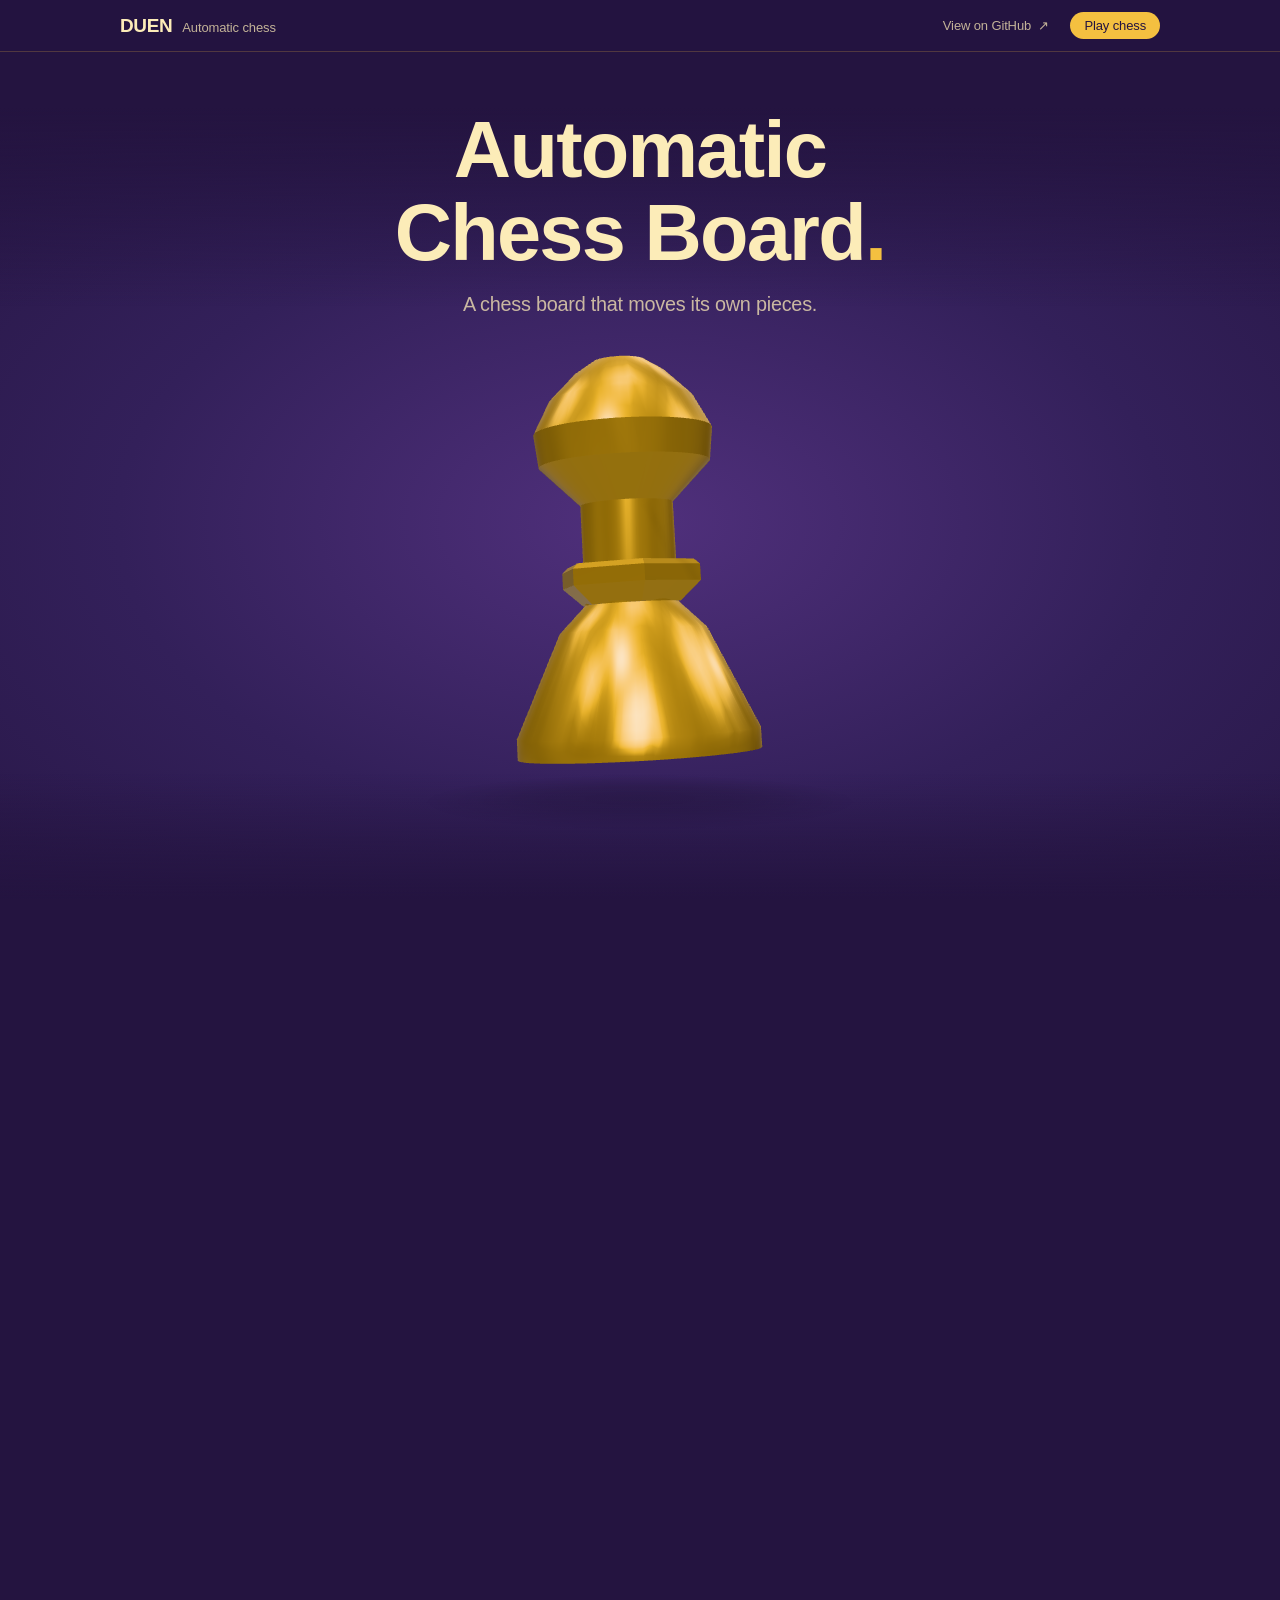
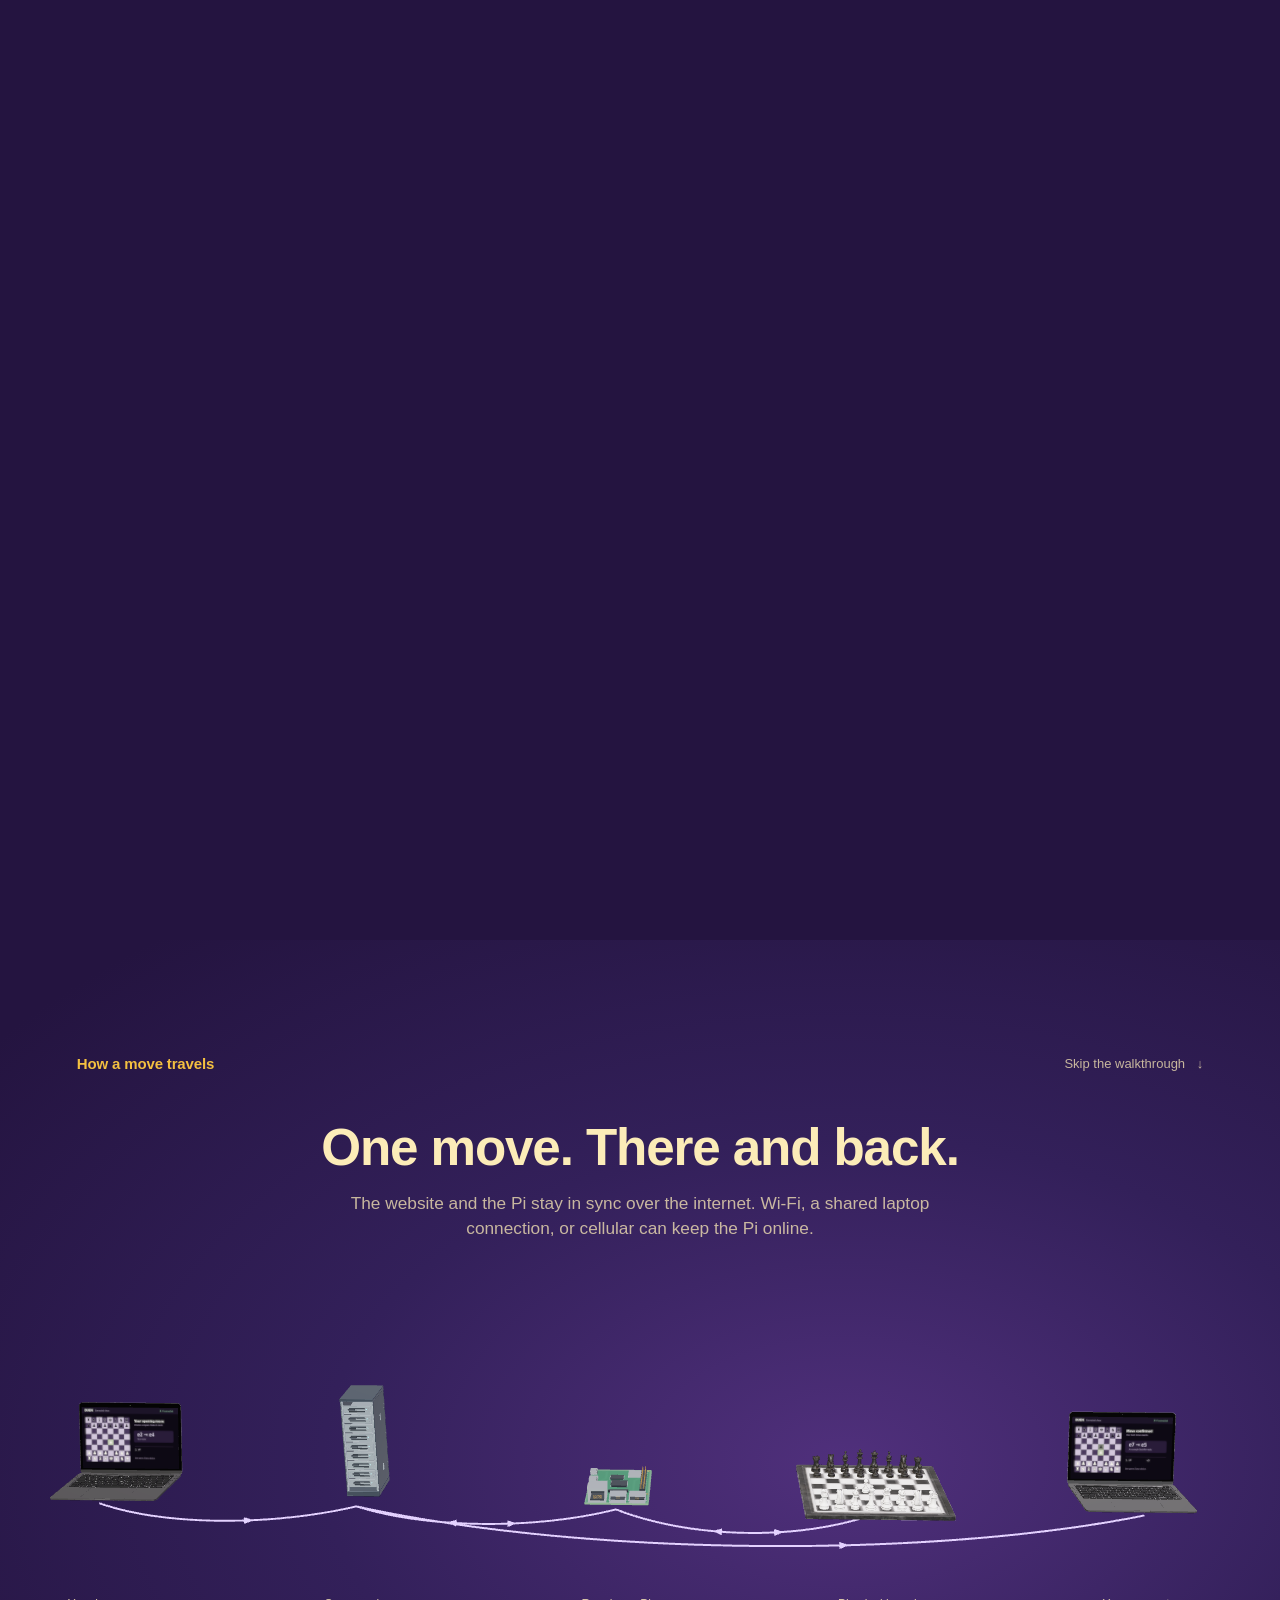
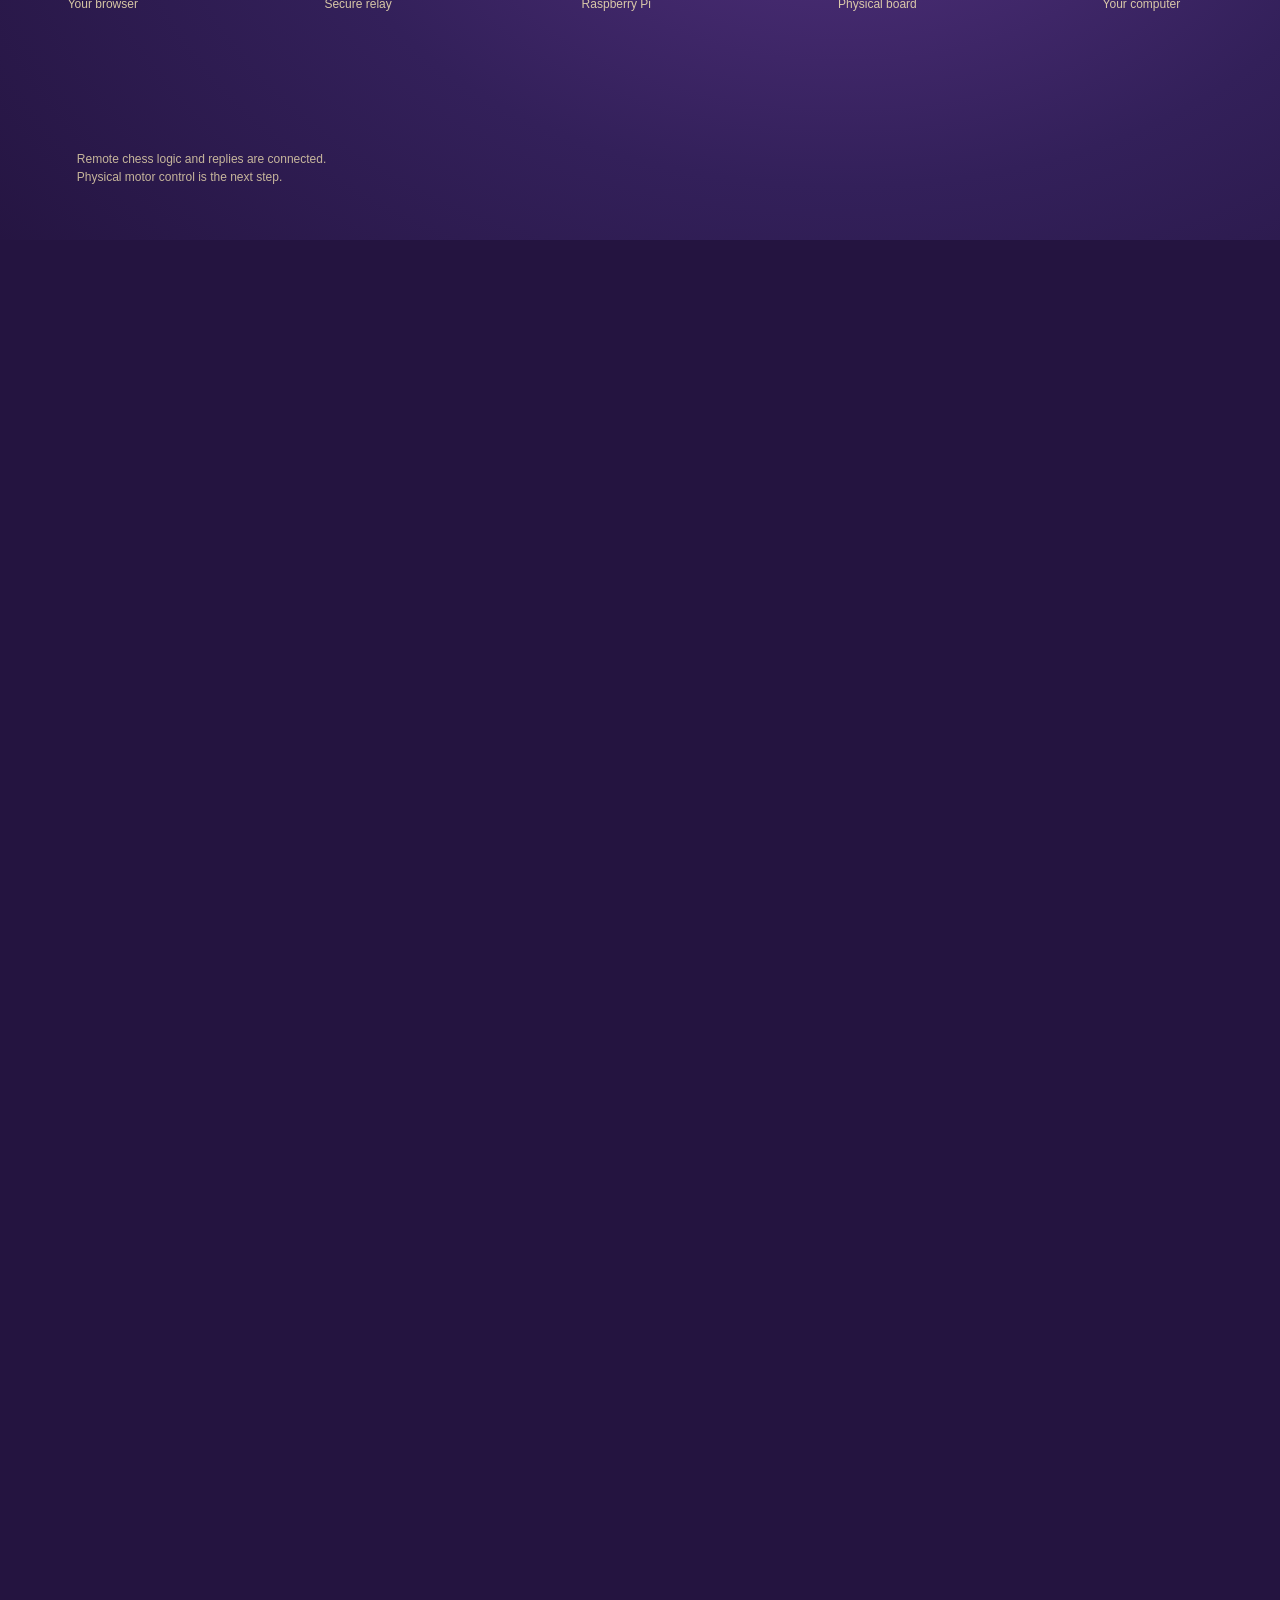
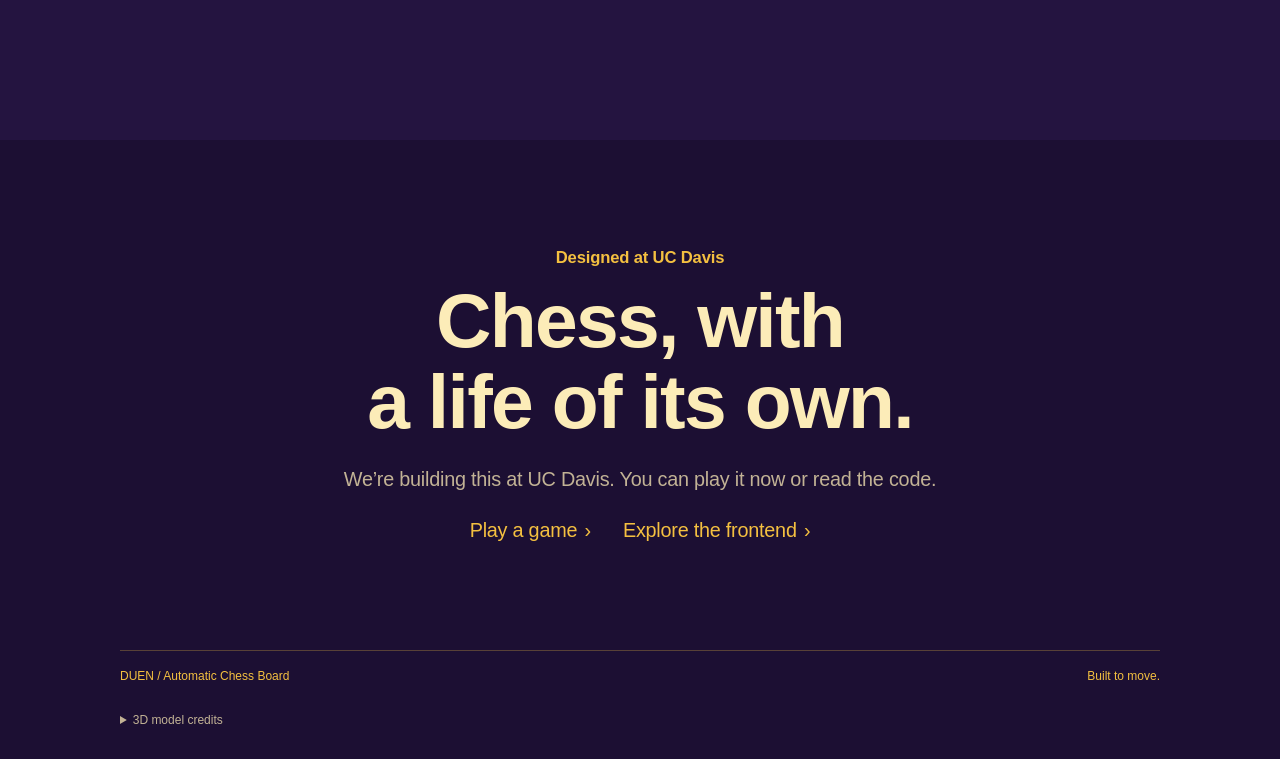
<file: index.html>
<!doctype html>
<html lang="en">
<head>
<meta charset="utf-8"><meta name="viewport" content="width=device-width, initial-scale=1">
<title>DUEN — Automatic Chess Board</title>
<meta name="description" content="A chess board that moves its own pieces, designed at UC Davis.">
<meta name="theme-color" content="#241440">
<link rel="stylesheet" href="landing.css?v=duen-3">
<link rel="stylesheet" href="how-it-works.css?v=1">
<script type="importmap">{"imports":{"three":"./assets/vendor/three.module.js","three/addons/":"./assets/vendor/addons/"}}</script>
</head>
<body>
<header class="masthead"><a class="wordmark" href="./">DUEN<span>Automatic chess</span></a><nav><a href="https://github.com/kennynakao/chess-website" target="_blank" rel="noopener">View on GitHub <span aria-hidden="true">↗</span></a><a class="play-link" href="play.html">Play chess</a></nav></header>
<main>
<section class="journey" aria-label="The pawn's journey">
<div class="stage">
<canvas id="scene" aria-label="A chess pawn falls onto e2 and advances to e4 while the camera follows"></canvas>
<div class="scrim"></div>
<div class="chapter intro"><p class="opening-note">The next move is yours.</p><h1>Automatic<br>Chess Board<span class="period">.</span></h1><p class="intro-copy">A chess board that moves its own pieces.</p></div>
<div class="chapter descent"><h2>From your screen.<br>To the real world.</h2><p class="story-copy">Move a piece on your phone, and it moves on the real board.</p></div>
<div class="chapter arrival"><h2>Let the board<br>make its move.</h2><p>Pawn to e4. Now try it against Stockfish.</p><a class="cta" href="play.html">Enter the game</a></div>


<p id="scene-fallback" hidden>The interactive scene is unavailable on this device. You can still explore and play.</p>
</div>
</section>
<section class="how-story" id="how-it-works" aria-labelledby="how-heading">
  <div class="how-stage">
    <canvas id="how-scene" aria-hidden="true"></canvas>
    <p class="how-loading" role="status">Preparing the 3D walkthrough…</p>
    <div class="how-topline"><h2 id="how-heading">How a move travels</h2><a class="how-skip" href="#details">Skip the walkthrough <span aria-hidden="true">↓</span></a></div>
    <article class="how-step" data-step="0">
      <p class="how-step-number">01 / 05 · Your browser</p>
      <h3>Make your move.</h3>
      <p>Open the board from anywhere and choose a move. Your browser sends a small message to the website.</p>
      <div class="how-example">e2 → e4 <small>Your opening move</small></div>
    </article>
    <article class="how-step" data-step="1">
      <p class="how-step-number">02 / 05 · The secure connection</p>
      <h3>Across the internet.</h3>
      <p>Vercel checks your access, then forwards the move through the Pi’s protected Tailscale connection.</p>
      <div class="how-example">Website → Raspberry Pi</div>
    </article>
    <article class="how-step" data-step="2">
      <p class="how-step-number">03 / 05 · Raspberry Pi</p>
      <h3>The Pi thinks ahead.</h3>
      <p>The Pi checks the rules, asks Stockfish for a reply, and saves both moves together. This is where the game lives.</p>
      <div class="how-example">Rules checked. Reply saved.</div>
    </article>
    <article class="how-step" data-step="3">
      <p class="how-step-number">04 / 05 · The physical board</p>
      <h3>From logic to movement.</h3>
      <p>The Pi will send the move to the board’s mechanical components, which guide the real piece to its square. The position then travels back to your computer.</p>
      <div class="how-example">Pi → mechanics → piece <small>Planned integration</small></div>
    </article>
    <article class="how-step" data-step="4">
      <p class="how-step-number">05 / 05 · Back to your browser</p>
      <h3>Your next move awaits.</h3>
      <p>The confirmed position returns through the same relay. Your board updates with both moves, ready for what comes next.</p>
      <div class="how-example">e7 → e5 <small>An example reply</small></div>
    </article>
    <div class="how-overview"><h3>One move. There and back.</h3><p>The website and the Pi stay in sync over the internet. Wi-Fi, a shared laptop connection, or cellular can keep the Pi online.</p></div>
    <span class="how-node-label" data-node="0" aria-hidden="true">Your browser</span>
    <span class="how-node-label" data-node="1" aria-hidden="true">Secure relay</span>
    <span class="how-node-label" data-node="2" aria-hidden="true">Raspberry Pi</span>
    <span class="how-node-label" data-node="3" aria-hidden="true">Physical board</span>
    <span class="how-node-label" data-node="4" aria-hidden="true">Your computer</span>
    <div class="how-bottom"><p>Remote chess logic and replies are connected.<br>Physical motor control is the next step.</p></div>
    <p class="how-fallback-message">The same connection, explained without animation.</p>
  </div>
</section>
<section class="details" id="details"><div class="details-top"><p>Designed at UC Davis</p><h2>Chess, with<br>a life of its own.</h2></div><div class="details-bottom"><p>We’re building this at UC Davis. You can play it now or read the code.</p><div class="links"><a href="play.html">Play a game <span aria-hidden="true">›</span></a><a href="https://github.com/kennynakao/chess-website" target="_blank" rel="noopener">Explore the frontend <span aria-hidden="true">›</span></a></div></div><footer><span>DUEN / Automatic Chess Board</span><span>Built to move.</span></footer><details class="model-credits"><summary>3D model credits</summary><p><a href="https://sketchfab.com/3d-models/macbook-pro-13-inch-2020-efab224280fd4c3993c808107f7c0b38" target="_blank" rel="noopener">MacBook Pro 13 inch 2020 by timblewee</a> · <a href="https://creativecommons.org/licenses/by/4.0/" target="_blank" rel="noopener">CC BY 4.0</a>. Adapted to an open pose with a DUEN screen.</p><p><a href="https://polyhaven.com/a/chess_set" target="_blank" rel="noopener">Chess Set by Riley Queen / Poly Haven</a> · CC0. Textures optimized for the web.</p><p>Illustrative single-board computer by <a href="https://www.innerscene.com/tools/library/3d-parts/85-x-56-mm-single-board-computer-9b02b167" target="_blank" rel="noopener">Innerscene</a> and compute rack by <a href="https://3dassets.dev/packs/data-centre-infiltration-kit" target="_blank" rel="noopener">3DAssets.dev</a> · CC0. Models illustrate the system; they are not exact replicas of DUEN hardware.</p></details></section>
</main>
<script type="module" src="landing.js?v=duen-4"></script>
<script type="module" src="how-it-works.js?v=1"></script>
</body></html>
</file>
<file: landing.css>
/* The DUEN colors: plum, gold and cream, with system type and no web fonts. */
:root {
  color-scheme: dark;
  --bg: #241440;
  --bg-alt: #1c0f33;
  --ink: #fcecb8;
  --muted: rgba(252, 236, 184, .74);
  --faint: #f4c040;
  --line: rgba(244, 192, 64, .28);
  --accent: #f4c040;
  --accent-hover: #ffd35c;
  --link: #f4c040;
  --on-accent: #241440;
  --nav-bg: rgba(36, 20, 64, .94);
  --nav-line: rgba(244, 192, 64, .22);
  --scrim: 36, 20, 64;
  --font: -apple-system, BlinkMacSystemFont, "SF Pro Display", "SF Pro Text", "Helvetica Neue", "Segoe UI", Roboto, Arial, sans-serif;
}
* { box-sizing: border-box; }
html { scroll-behavior: smooth; }
body {
  margin: 0;
  background: var(--bg);
  color: var(--ink);
  font-family: var(--font);
  -webkit-font-smoothing: antialiased;
}
a { color: inherit; text-decoration: none; }
a:focus-visible { outline: 2px solid var(--accent); outline-offset: 3px; border-radius: 6px; }

/* ------------------------------------------------------------------ nav */
.masthead {
  position: fixed; top: 0; left: 0; z-index: 10;
  width: 100%; height: 52px; padding: 0 max(22px, calc((100vw - 1040px) / 2));
  display: flex; align-items: center; justify-content: space-between;
  /* No backdrop blur here: it would re-blur the live 3D canvas on every frame. */
  background: var(--nav-bg);
  border-bottom: 1px solid var(--nav-line);
}
.wordmark { display: flex; align-items: baseline; gap: 10px; font-size: 19px; font-weight: 600; letter-spacing: -.02em; }
.wordmark span { font-size: 13px; font-weight: 400; letter-spacing: -.01em; color: var(--muted); }
nav { display: flex; align-items: center; gap: 22px; font-size: 13px; letter-spacing: -.01em; }
nav > a:not(.play-link) { color: var(--muted); transition: color .2s; }
nav > a:not(.play-link):hover { color: var(--ink); }
nav span { margin-left: 3px; }
.play-link { padding: 6px 14px; border-radius: 980px; background: var(--accent); color: var(--on-accent); font-weight: 500; transition: background .2s; }
.play-link:hover { background: var(--accent-hover); }

/* ------------------------------------------------------------------ scroll stage */
.journey { height: 460vh; height: 460svh; }
.stage { position: sticky; top: 0; height: 100vh; height: 100svh; overflow: hidden; background: radial-gradient(ellipse 85% 70% at 50% 58%, #50307c 0%, #33205a 48%, #241440 100%); }
#scene { position: absolute; inset: 0; z-index: 1; width: 100%; height: 100%; }
/* Melts the scene into the purple at the top and bottom edges. */
.scrim {
  position: absolute; inset: 0; z-index: 2; pointer-events: none;
  background:
    linear-gradient(180deg, rgb(var(--scrim)) 0%, rgb(var(--scrim)) 12%, rgba(var(--scrim), 0) 34%),
    linear-gradient(0deg, rgb(var(--scrim)) 0%, rgba(var(--scrim), 0) 14%);
}
.chapter {
  position: absolute; z-index: 3; pointer-events: none;
  left: 50%; top: clamp(84px, 12vh, 132px); width: min(860px, 88vw);
  transform: translateX(-50%); text-align: center;
  /* Fade on the compositor so large text is never repainted while scrolling. */
  will-change: opacity;
}
.chapter a { pointer-events: auto; }
.descent, .arrival { opacity: 0; visibility: hidden; }
.chapter h1, .chapter h2 { margin: 0; font-weight: 600; letter-spacing: -.022em; line-height: 1.05; }
.chapter h1 { font-size: clamp(44px, 6.2vw, 84px); }
.chapter h2 { font-size: clamp(36px, 4.4vw, 60px); }
.period { color: var(--accent); }
.opening-note { display: none; }
.intro-copy, .story-copy, .arrival p {
  margin: 16px auto 0; max-width: 740px;
  font-size: clamp(17px, 1.55vw, 21px); line-height: 1.38; letter-spacing: -.012em; color: var(--muted);
}
.cta {
  display: inline-block; margin-top: 22px; padding: 12px 24px; border-radius: 980px;
  background: var(--accent); color: var(--on-accent); font-size: 17px; font-weight: 500; letter-spacing: -.01em;
  transition: background .2s;
}
.cta:hover { background: var(--accent-hover); }
#scene-fallback { position: absolute; bottom: 72px; left: 50%; z-index: 5; width: min(320px, 88vw); margin: 0; transform: translateX(-50%); text-align: center; font-size: 14px; color: var(--muted); }

/* ------------------------------------------------------------------ details */
.details { position: relative; z-index: 5; padding: clamp(80px, 12vh, 140px) 22px 28px; background: var(--bg-alt); text-align: center; }
.details-top p { margin: 0 0 12px; font-size: clamp(15px, 1.3vw, 17px); font-weight: 600; letter-spacing: -.01em; color: var(--faint); }
.details h2 { margin: 0; font-size: clamp(40px, 6vw, 80px); font-weight: 600; letter-spacing: -.022em; line-height: 1.05; }
.details-bottom { max-width: 660px; margin: 24px auto clamp(80px, 12vh, 130px); }
.details-bottom p { margin: 0; font-size: clamp(17px, 1.55vw, 21px); line-height: 1.42; letter-spacing: -.012em; color: var(--muted); }
.links { display: flex; flex-wrap: wrap; justify-content: center; gap: 12px 32px; margin-top: 26px; }
.links a { color: var(--link); font-size: clamp(17px, 1.55vw, 21px); letter-spacing: -.012em; }
.links a:hover { text-decoration: underline; }
.links span { margin-left: 2px; }
footer {
  display: flex; justify-content: space-between; gap: 16px;
  max-width: 1040px; margin: 0 auto; padding-top: 18px;
  border-top: 1px solid var(--line); font-size: 12px; color: var(--faint);
}

@media (max-width: 700px) {
  .wordmark span, nav > a:not(.play-link) { display: none; }
  .chapter { top: 76px; }
  .chapter h1 { font-size: 11.5vw; }
  .chapter h2 { font-size: 10vw; }
}
/* Short laptop windows: keep the copy above the pieces. */
@media (max-height: 720px) and (min-width: 701px) {
  .chapter { top: 66px; }
  .chapter h1 { font-size: 48px; }
  .chapter h2 { font-size: 36px; }
  .intro-copy, .story-copy, .arrival p { margin-top: 8px; font-size: 15px; }
  .cta { margin-top: 12px; padding: 8px 18px; font-size: 15px; }
}
@media (prefers-reduced-motion: reduce) {
  html { scroll-behavior: auto; }
  .journey { height: 150svh; }
}
</file>
<file: how-it-works.css>
/* The 3D "How a move travels" walkthrough on the front page. */
.how-story { --signal: #f4c040; height: 800vh; height: 800svh; position: relative; z-index: 5; }
.how-stage {
  height: 100vh; height: 100svh; position: sticky; top: 0; overflow: hidden; isolation: isolate;
  background: radial-gradient(ellipse 85% 75% at 66% 58%, #50307c 0%, #33205a 48%, #241440 100%);
}
#how-scene { position: absolute; inset: 0; width: 100%; height: 100%; z-index: 1; }
.how-topline {
  position: absolute; top: 12%; left: 6vw; right: 6vw; z-index: 4;
  display: flex; justify-content: space-between; align-items: center; gap: 20px;
}
.how-topline h2 { margin: 0; font-size: 15px; font-weight: 600; letter-spacing: -.01em; color: var(--signal); }
.how-skip { padding: 8px 0; font-size: 13px; color: var(--muted); }
.how-skip:hover { color: var(--ink); }
.how-skip span { margin-left: 8px; }
.how-step {
  position: absolute; left: 6vw; top: 26%; width: min(39vw, 490px); z-index: 3;
  opacity: 0; transform: translateZ(0); will-change: opacity; contain: layout style;
  pointer-events: none;
}
.how-step:first-of-type { opacity: 1; }
.how-step-number { margin: 0 0 18px; font-size: 13px; font-weight: 600; color: var(--signal); }
.how-step h3 { margin: 0; max-width: 11ch; font-size: clamp(36px, 4.5vw, 64px); font-weight: 600; letter-spacing: -.022em; line-height: 1.05; }
.how-step > p:not(.how-step-number) { margin: 20px 0 0; max-width: 35ch; font-size: clamp(15px, 1.4vw, 19px); line-height: 1.45; color: var(--muted); }
.how-example { display: flex; align-items: center; gap: 12px; margin-top: 24px; font-size: 14px; font-weight: 500; }
.how-example::before { content: ''; width: 22px; height: 2px; background: var(--signal); }
.how-example small { font-size: 12px; font-weight: 400; color: var(--muted); }
.how-overview {
  position: absolute; z-index: 3; left: 50%; top: 20%; width: min(880px, 88vw);
  transform: translate3d(-50%, 0, 0); text-align: center; opacity: 0; pointer-events: none;
  will-change: opacity; contain: layout style;
}
.how-overview h3 { margin: 0; font-size: clamp(30px, 4vw, 60px); font-weight: 600; letter-spacing: -.022em; line-height: 1.08; }
.how-overview p { margin: 16px auto 0; max-width: 650px; font-size: clamp(15px, 1.35vw, 19px); line-height: 1.45; color: var(--muted); }
.how-node-label { position: absolute; z-index: 3; top: 0; left: 0; font-size: 12px; font-weight: 500; white-space: nowrap; text-align: center; opacity: 0; pointer-events: none; }
.how-bottom { position: absolute; left: 6vw; right: 6vw; bottom: 6%; z-index: 4; display: flex; justify-content: space-between; align-items: flex-end; gap: 25px; }
.how-bottom p { margin: 0; max-width: 390px; font-size: 12px; line-height: 1.5; color: var(--muted); }
.how-loading { position: absolute; left: 66%; top: 56%; z-index: 2; margin: 0; transform: translate(-50%, -50%); font-size: 13px; color: var(--muted); }
.how-story.is-ready .how-loading, .how-story.is-fallback .how-loading { display: none; }
.how-fallback-message { display: none; }
.how-callouts { position: absolute; inset: 0; width: 100%; height: 100%; z-index: 3; pointer-events: none; overflow: visible; }
.how-callouts text { fill: #fcecb8; font-family: var(--font); font-size: 13px; font-weight: 500; }
.how-callouts polyline, .how-callouts path { fill: none; stroke: #f4c040; stroke-width: 2; vector-effect: non-scaling-stroke; }
.how-callouts circle { fill: #fcecb8; stroke: #f4c040; stroke-width: 2; }

/* A readable document remains when motion is reduced or WebGL is unavailable. */
.how-story.is-fallback { height: auto; }
.how-story.is-fallback .how-stage { height: auto; position: relative; overflow: visible; padding: 100px 7vw 70px; }
.how-story.is-fallback #how-scene, .how-story.is-fallback .how-node-label, .how-story.is-fallback .how-callouts { display: none; }
.how-story.is-fallback .how-topline { position: static; margin-bottom: 60px; }
.how-story.is-fallback .how-step { position: relative; inset: auto; width: 100%; max-width: 650px; opacity: 1 !important; visibility: visible !important; margin: 0 0 65px; transform: none; will-change: auto; }
.how-story.is-fallback .how-step h3 { max-width: none; font-size: clamp(32px, 5vw, 52px); }
.how-story.is-fallback .how-step > p { max-width: 55ch; }
.how-story.is-fallback .how-overview { position: relative; inset: auto; transform: none; width: 100%; text-align: left; opacity: 1 !important; visibility: visible !important; }
.how-story.is-fallback .how-overview p { margin: 20px 0 0; }
.how-story.is-fallback .how-bottom { position: static; margin-top: 50px; }
.how-story.is-fallback .how-fallback-message { display: block; margin-top: 30px; font-size: 13px; color: var(--muted); }

.model-credits { max-width: 1040px; margin: 28px auto 0; font-size: 12px; line-height: 1.6; color: var(--muted); text-align: left; }
.model-credits summary { width: fit-content; cursor: pointer; }
.model-credits a { color: var(--ink); text-decoration: underline; text-underline-offset: 3px; }

@media (max-width: 700px) {
  .how-topline { top: 10%; }
  .how-step { top: 18%; width: 88vw; }
  .how-step-number { margin-bottom: 10px; font-size: 12px; }
  .how-step h3 { max-width: 16ch; font-size: clamp(31px, 8vw, 46px); }
  .how-step > p:not(.how-step-number) { margin-top: 12px; max-width: 38ch; font-size: 14px; }
  .how-example { margin-top: 14px; font-size: 12px; }
  .how-overview { top: 18%; }
  .how-overview p { font-size: 14px; }
  .how-node-label { font-size: 10px; }
  .how-bottom { bottom: 4%; gap: 15px; }
  .how-bottom p { max-width: 240px; font-size: 10px; }
  .how-callouts text { font-size: 10px; }
}
@media (prefers-reduced-motion: reduce) {
  .how-step, .how-overview { will-change: auto; }
}
</file>
